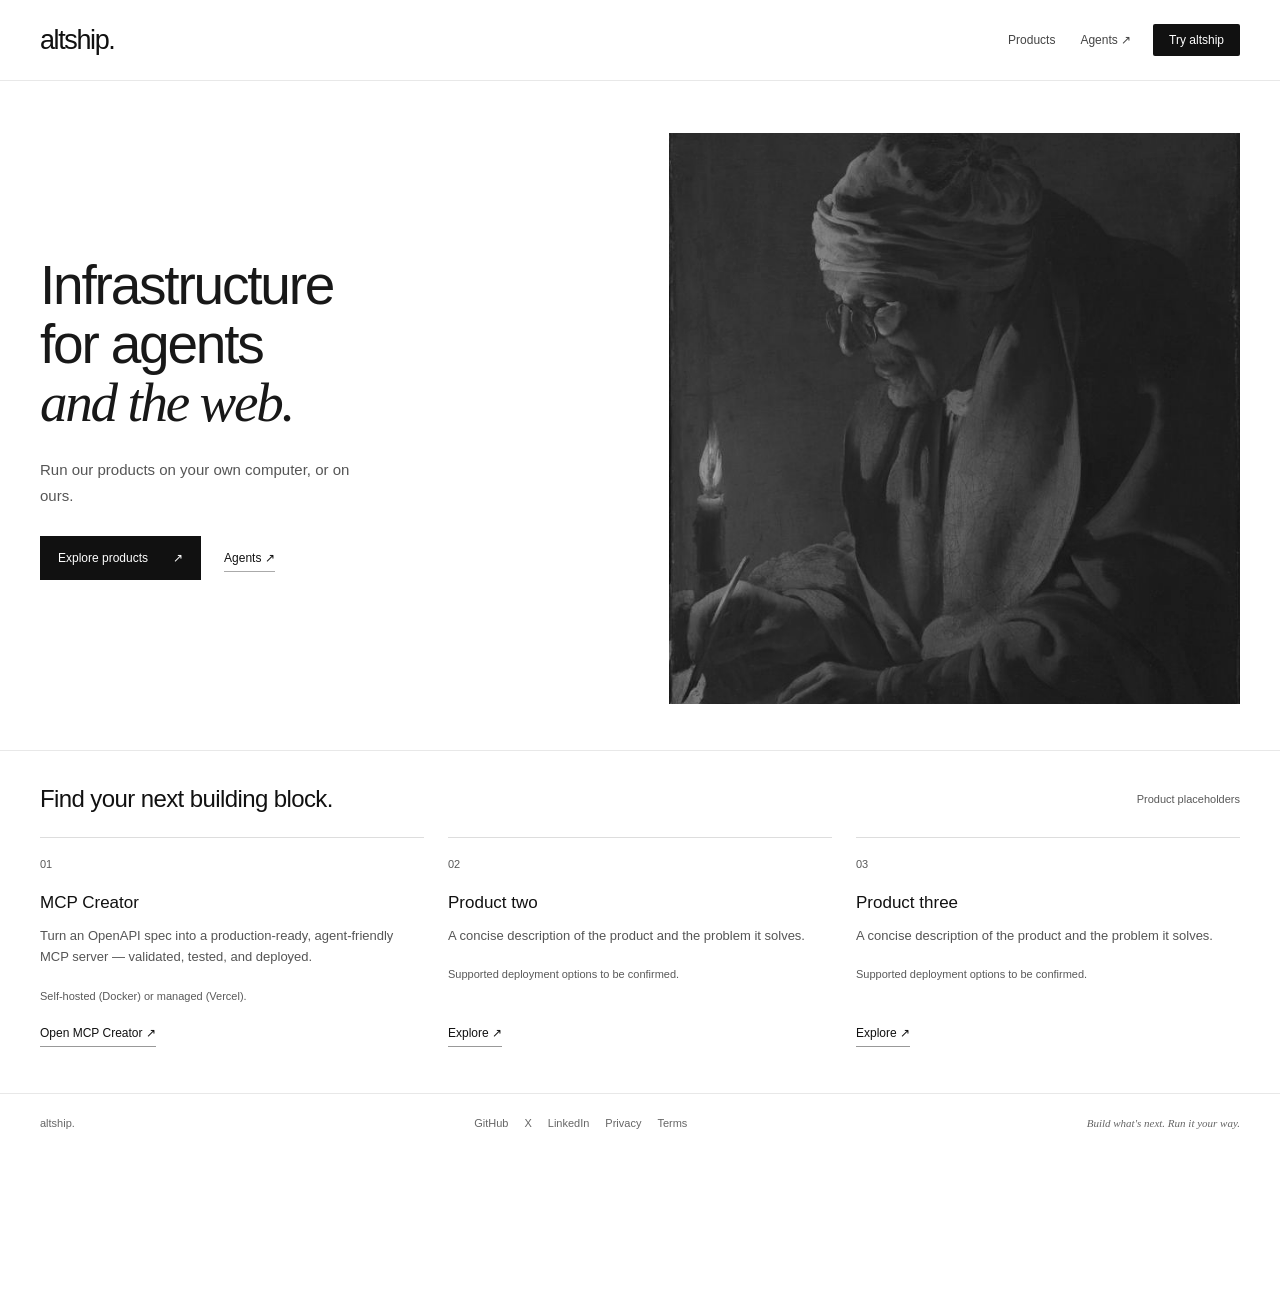
<file: index.html>
<!doctype html>
<html lang="en">
<head>
<meta charset="utf-8">
<meta name="viewport" content="width=device-width, initial-scale=1">
<meta name="referrer" content="no-referrer">
<meta http-equiv="Content-Security-Policy" content="default-src 'none'; script-src 'self' file:; style-src 'self' file: 'unsafe-inline'; img-src 'self' file:; base-uri 'none'; form-action 'none'">
<title>altship. — Infrastructure for agents and the web.</title>
<meta name="description" content="altship builds infrastructure for agents and the web. Run altship products on your device, your VPS, or altship.">
<meta property="og:type" content="website">
<meta property="og:title" content="altship. — Infrastructure for agents and the web.">
<meta property="og:description" content="Run altship products on your device, your VPS, or altship.">
<meta property="og:image" content="assets/social-thumbnail.png">
<meta name="twitter:card" content="summary">
<meta name="twitter:title" content="altship. — Infrastructure for agents and the web.">
<meta name="twitter:description" content="Run altship products on your device, your VPS, or altship.">
<meta name="twitter:image" content="assets/social-thumbnail.png">
<link rel="icon" type="image/svg+xml" href="assets/favicon.svg"><link rel="alternate icon" type="image/png" href="assets/favicon.png">
<link rel="stylesheet" href="css/style.css?v=7">
</head>
<body>
<div id="altship-refined" aria-label="altship landing page">
<header class="nav"><a class="brand" href="#altship-top"><img class="brand-mark" src="assets/logo-mark.png" alt="altship" width="30" height="30"><span class="brand-text">altship.</span></a><button class="nav-toggle" id="altship-nav-toggle" type="button" aria-expanded="false" aria-controls="altship-nav-menu" aria-label="Open menu"><span></span><span></span><span></span></button><div class="nav-right" id="altship-nav-menu"><nav class="links" aria-label="Main navigation"><a href="#altship-products">Products</a><a href="#altship-agents">Agents ↗&#xFE0E;</a></nav><a class="nav-try" href="https://pilot.altship.io/login" data-dashboard-link>Try altship</a></div></header>
<section class="hero" id="altship-top"><div><h1>Infrastructure<br>for agents<br><em>and the web.</em></h1><p class="description">Run our products on your own computer, or on ours.</p><div class="actions"><a class="primary" href="#altship-products">Explore products <span aria-hidden="true">↗&#xFE0E;</span></a><a class="secondary" href="#altship-agents">Agents ↗&#xFE0E;</a></div></div>
<div class="art-side"><div class="art" aria-label="Rotating classical paintings of scholars writing"><img class="painting active" src="assets/hero-painting-1.jpg" alt="An elderly scholar writing by candlelight"><img class="painting" src="assets/hero-painting-2.jpg" alt="A scholar in red and green robes writing at a table"><img class="painting" src="assets/hero-painting-3.jpg" alt="A scholar in a red cap writing with a quill"></div></div>
</section>
<section class="section" id="altship-products" aria-labelledby="altship-products-title"><div class="section-head"><h2 class="section-title" id="altship-products-title">Find your next building block.</h2><span class="placeholder">Product placeholders</span></div><ul class="products">
<li><span class="number">01</span><h3>MCP Creator</h3><p class="product-copy">Turn an OpenAPI spec into a production-ready, agent-friendly MCP server — validated, tested, and deployed.</p><p class="deployment">Self-hosted (Docker) or managed (Vercel).</p><a class="product-link" href="/mcp/">Open MCP Creator ↗&#xFE0E;</a></li>
<li><span class="number">02</span><h3>Product two</h3><p class="product-copy">A concise description of the product and the problem it solves.</p><p class="deployment">Supported deployment options to be confirmed.</p><button class="product-link" aria-expanded="false" aria-controls="altship-detail-two">Explore ↗&#xFE0E;</button><p class="product-detail" id="altship-detail-two" hidden>Product name, capabilities, and destination link will be added here.</p></li>
<li><span class="number">03</span><h3>Product three</h3><p class="product-copy">A concise description of the product and the problem it solves.</p><p class="deployment">Supported deployment options to be confirmed.</p><button class="product-link" aria-expanded="false" aria-controls="altship-detail-three">Explore ↗&#xFE0E;</button><p class="product-detail" id="altship-detail-three" hidden>Product name, capabilities, and destination link will be added here.</p></li>
</ul></section>
<section class="section" id="altship-agents" hidden aria-labelledby="altship-agents-title"><div class="section-head"><h2 class="section-title" id="altship-agents-title">Find an agent. Put it to work.</h2><span class="placeholder">Coming soon</span></div><p class="docs-copy">An agent marketplace with prebuilt agents from altship. Discover an agent for the task at hand and start with the work you want done.</p><div class="outline"><div><strong>Discover</strong><p>Browse prebuilt agents by what they can help you do.</p></div><div><strong>Choose</strong><p>Find the agent that fits your task.</p></div><div><strong>Get to work</strong><p>Use the agent to help turn your task into a result.</p></div></div></section>
<footer class="footer"><span>altship.</span><nav class="footer-links" aria-label="Social links"><a href="#" aria-disabled="true">GitHub</a><a href="#" aria-disabled="true">X</a><a href="#" aria-disabled="true">LinkedIn</a><a href="/privacy/">Privacy</a><a href="/terms/">Terms</a></nav><span>Build what's next. Run it your way.</span></footer>
<div class="product-preview" role="tooltip" id="altship-hover-preview"><div class="preview-label">Product preview</div><div class="preview-title"></div><p class="preview-copy">Product details will appear here once the catalogue is added.</p><div class="preview-bottom">Deployment options to be confirmed</div></div>
</div>


<script src="js/main.js?v=5" defer></script>
</body>
</html>
</file>
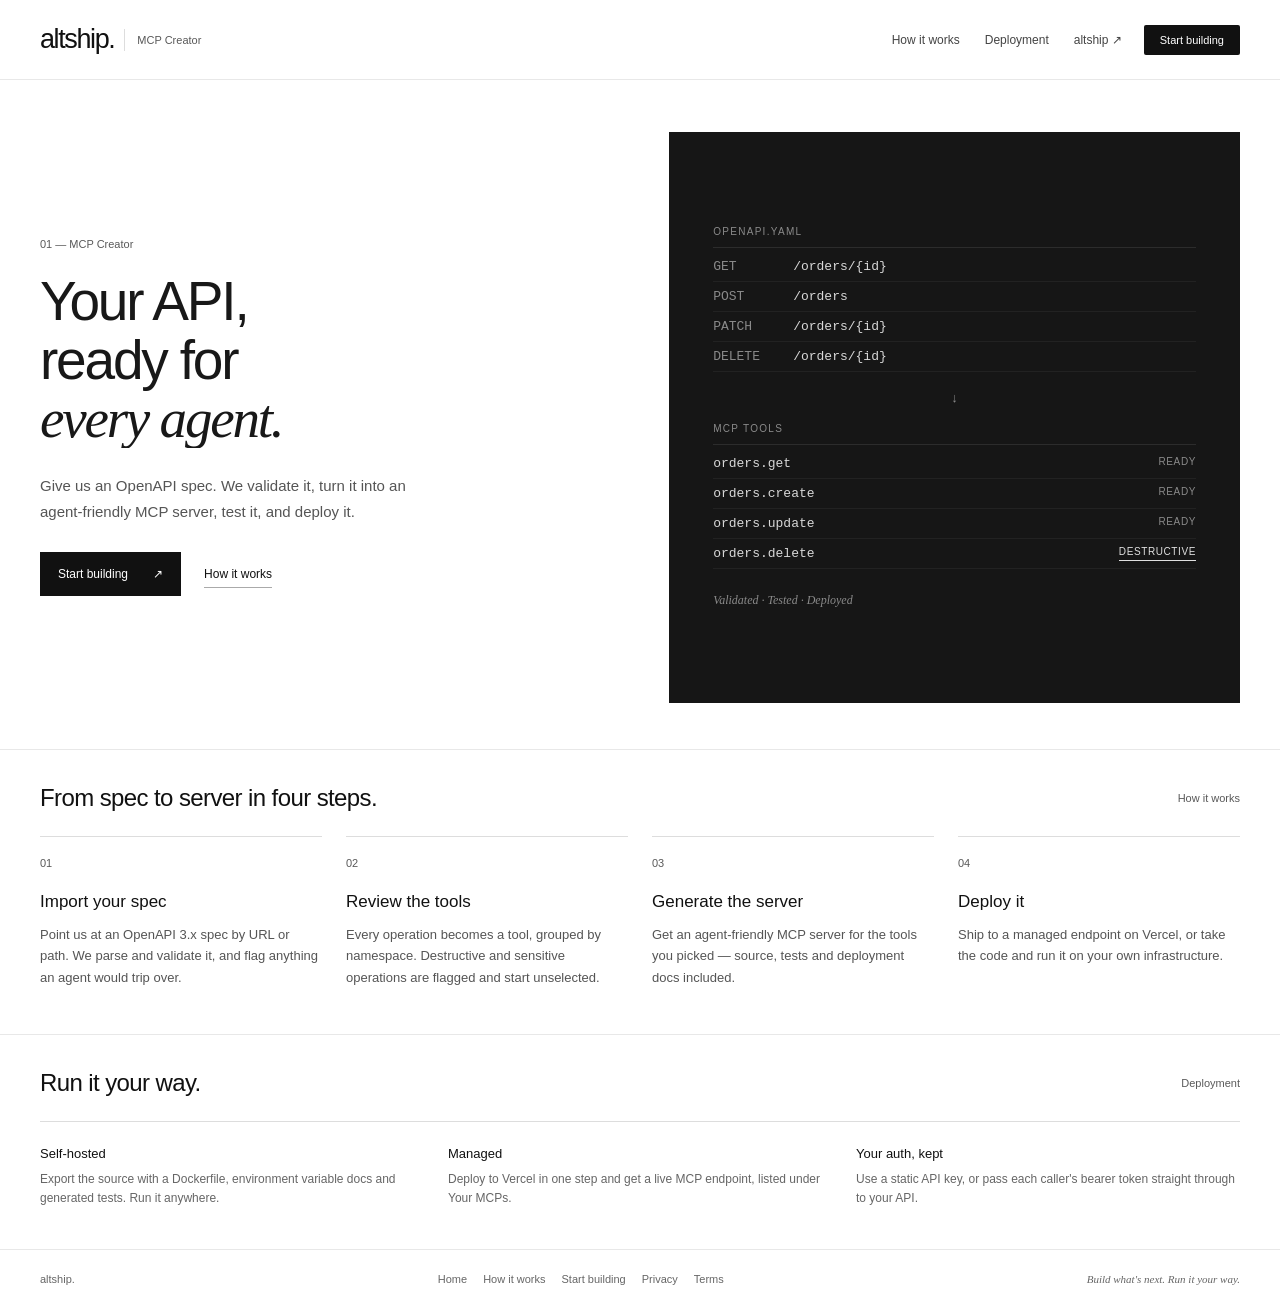
<file: mcp/index.html>
<!doctype html>
<html lang="en">
<head>
<meta charset="utf-8">
<meta name="viewport" content="width=device-width, initial-scale=1">
<meta name="referrer" content="no-referrer">
<meta http-equiv="Content-Security-Policy" content="default-src 'none'; script-src 'self' file:; style-src 'self' file: 'unsafe-inline'; img-src 'self' file:; base-uri 'none'; form-action 'none'">
<title>MCP Creator — altship.</title>
<meta name="description" content="Turn an OpenAPI spec into a production-ready, agent-friendly MCP server — validated, tested, and deployed.">
<meta property="og:type" content="website">
<meta property="og:title" content="MCP Creator — altship.">
<meta property="og:description" content="Turn an OpenAPI spec into a production-ready, agent-friendly MCP server — validated, tested, and deployed.">
<meta property="og:image" content="/assets/social-thumbnail.png">
<link rel="icon" type="image/svg+xml" href="/assets/favicon.svg"><link rel="alternate icon" type="image/png" href="/assets/favicon.png">
<link rel="stylesheet" href="/css/mcp.css?v=1">
</head>
<body>
<div class="mx">
<header class="nav" id="mx-nav"><a class="brand" href="/" aria-label="altship home"><img class="brand-mark" src="/assets/logo-mark.png" alt="" width="30" height="30"><span class="brand-text">altship.</span><span class="brand-product">MCP Creator</span></a><button class="nav-toggle" id="mx-nav-toggle" type="button" aria-expanded="false" aria-controls="mx-nav-menu" aria-label="Open menu"><span></span><span></span><span></span></button><div class="nav-right" id="mx-nav-menu"><nav class="links" aria-label="MCP Creator"><a href="#how">How it works</a><a href="#deploy">Deployment</a><a href="/">altship ↗&#xFE0E;</a></nav><a class="nav-cta" href="https://pilot.altship.io/mcp" data-dashboard-link>Start building</a></div></header>
<section class="hero" id="mx-hero"><div><p class="eyebrow">01 — MCP Creator</p><h1>Your API,<br>ready for<br><em>every agent.</em></h1><p class="description">Give us an OpenAPI spec. We validate it, turn it into an agent-friendly MCP server, test it, and deploy it.</p><div class="hero-actions"><a class="primary" href="https://pilot.altship.io/mcp" data-dashboard-link>Start building <span aria-hidden="true">↗&#xFE0E;</span></a><a class="secondary" href="#how">How it works</a></div></div>
<figure class="spec-panel" aria-label="An OpenAPI spec's operations becoming MCP tools"><div class="panel-block"><div class="panel-label">openapi.yaml</div><div class="panel-row"><span class="method">GET</span><span>/orders/{id}</span></div><div class="panel-row"><span class="method">POST</span><span>/orders</span></div><div class="panel-row"><span class="method">PATCH</span><span>/orders/{id}</span></div><div class="panel-row"><span class="method">DELETE</span><span>/orders/{id}</span></div></div><div class="panel-arrow" aria-hidden="true">↓</div><div class="panel-block"><div class="panel-label">mcp tools</div><div class="panel-row"><span>orders.get</span><span class="status ready">ready</span></div><div class="panel-row"><span>orders.create</span><span class="status ready">ready</span></div><div class="panel-row"><span>orders.update</span><span class="status ready">ready</span></div><div class="panel-row"><span>orders.delete</span><span class="status destructive">destructive</span></div></div><figcaption>Validated · Tested · Deployed</figcaption></figure>
</section>
<section class="section" id="how" aria-labelledby="mx-how-title"><div class="section-head"><h2 class="section-title" id="mx-how-title">From spec to server in four steps.</h2><span class="placeholder">How it works</span></div><ol class="steps">
<li><span class="number">01</span><h3>Import your spec</h3><p>Point us at an OpenAPI 3.x spec by URL or path. We parse and validate it, and flag anything an agent would trip over.</p></li>
<li><span class="number">02</span><h3>Review the tools</h3><p>Every operation becomes a tool, grouped by namespace. Destructive and sensitive operations are flagged and start unselected.</p></li>
<li><span class="number">03</span><h3>Generate the server</h3><p>Get an agent-friendly MCP server for the tools you picked — source, tests and deployment docs included.</p></li>
<li><span class="number">04</span><h3>Deploy it</h3><p>Ship to a managed endpoint on Vercel, or take the code and run it on your own infrastructure.</p></li>
</ol></section>
<section class="section" id="deploy" aria-labelledby="mx-deploy-title"><div class="section-head"><h2 class="section-title" id="mx-deploy-title">Run it your way.</h2><span class="placeholder">Deployment</span></div><div class="outline">
<div><strong>Self-hosted</strong><p>Export the source with a Dockerfile, environment variable docs and generated tests. Run it anywhere.</p></div>
<div><strong>Managed</strong><p>Deploy to Vercel in one step and get a live MCP endpoint, listed under Your MCPs.</p></div>
<div><strong>Your auth, kept</strong><p>Use a static API key, or pass each caller's bearer token straight through to your API.</p></div>
</div></section>
<footer class="footer"><span>altship.</span><nav class="footer-links" aria-label="altship"><a href="/">Home</a><a href="#how">How it works</a><a href="https://pilot.altship.io/mcp" data-dashboard-link>Start building</a><a href="/privacy/">Privacy</a><a href="/terms/">Terms</a></nav><span>Build what's next. Run it your way.</span></footer>
</div>
<script src="/js/mcp.js?v=1" defer></script>
</body>
</html>
</file>
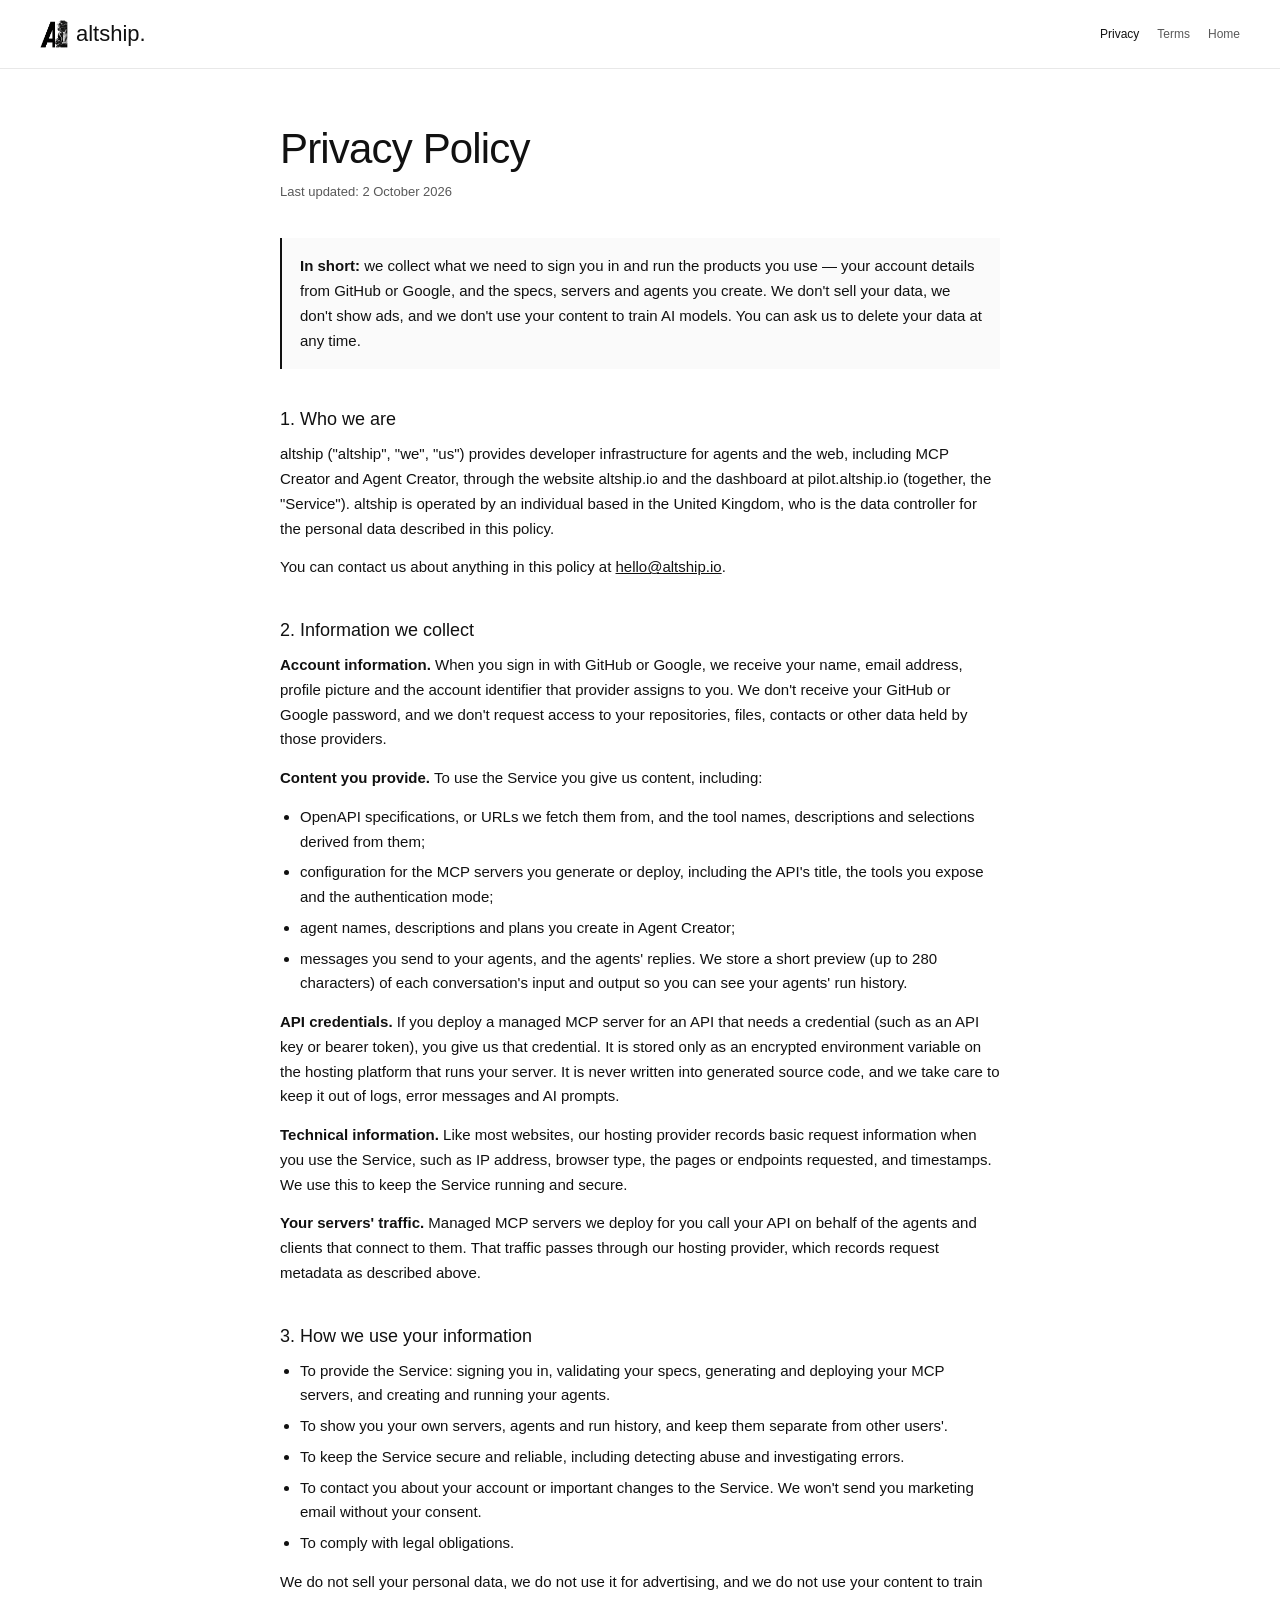
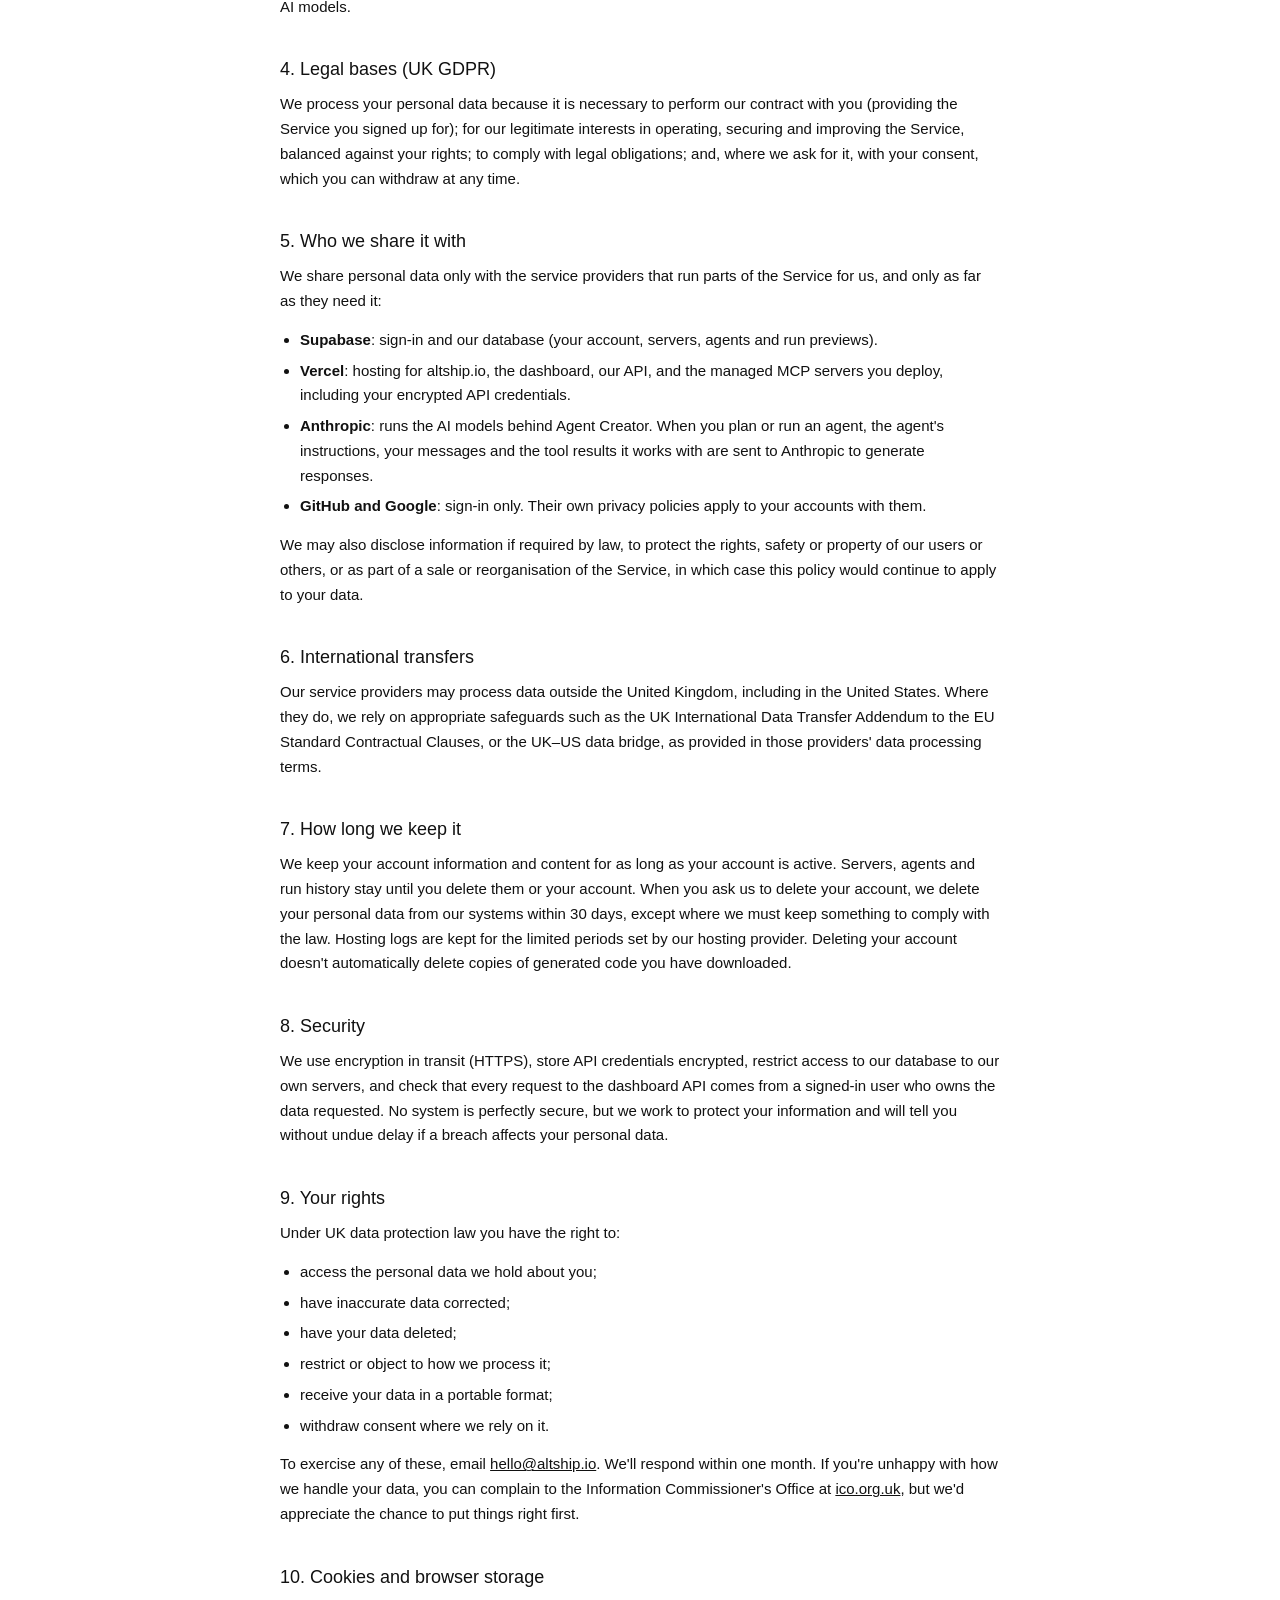
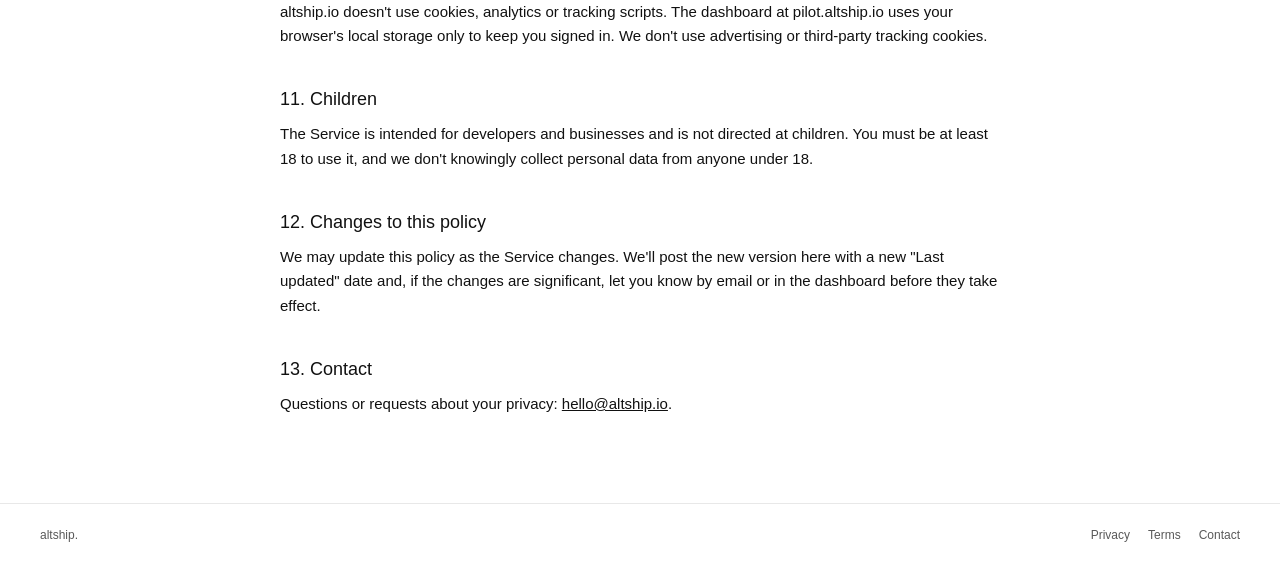
<file: privacy/index.html>
<!doctype html>
<html lang="en">
<head>
<meta charset="utf-8">
<meta name="viewport" content="width=device-width, initial-scale=1">
<meta name="referrer" content="no-referrer">
<meta http-equiv="Content-Security-Policy" content="default-src 'none'; style-src 'self' file: 'unsafe-inline'; img-src 'self' file:; base-uri 'none'; form-action 'none'">
<title>Privacy Policy — altship.</title>
<meta name="description" content="How altship collects, uses and protects your information.">
<link rel="icon" type="image/svg+xml" href="/assets/favicon.svg"><link rel="alternate icon" type="image/png" href="/assets/favicon.png">
<link rel="stylesheet" href="/css/legal.css?v=1">
</head>
<body>
<div class="legal">
<header class="legal-nav"><a class="legal-brand" href="/" aria-label="altship home"><img src="/assets/logo-mark.png" alt="" width="28" height="28"><span>altship.</span></a><nav aria-label="Legal"><a href="/privacy/" aria-current="page">Privacy</a><a href="/terms/">Terms</a><a href="/">Home</a></nav></header>
<main>
<h1>Privacy Policy</h1>
<p class="updated">Last updated: 2 October 2026</p>

<div class="summary">
<p><strong>In short:</strong> we collect what we need to sign you in and run the products you use — your account details from GitHub or Google, and the specs, servers and agents you create. We don't sell your data, we don't show ads, and we don't use your content to train AI models. You can ask us to delete your data at any time.</p>
</div>

<h2>1. Who we are</h2>
<p>altship ("altship", "we", "us") provides developer infrastructure for agents and the web, including MCP Creator and Agent Creator, through the website altship.io and the dashboard at pilot.altship.io (together, the "Service"). altship is operated by an individual based in the United Kingdom, who is the data controller for the personal data described in this policy.</p>
<p>You can contact us about anything in this policy at <a href="mailto:hello@altship.io">hello@altship.io</a>.</p>

<h2>2. Information we collect</h2>
<p><strong>Account information.</strong> When you sign in with GitHub or Google, we receive your name, email address, profile picture and the account identifier that provider assigns to you. We don't receive your GitHub or Google password, and we don't request access to your repositories, files, contacts or other data held by those providers.</p>
<p><strong>Content you provide.</strong> To use the Service you give us content, including:</p>
<ul>
<li>OpenAPI specifications, or URLs we fetch them from, and the tool names, descriptions and selections derived from them;</li>
<li>configuration for the MCP servers you generate or deploy, including the API's title, the tools you expose and the authentication mode;</li>
<li>agent names, descriptions and plans you create in Agent Creator;</li>
<li>messages you send to your agents, and the agents' replies. We store a short preview (up to 280 characters) of each conversation's input and output so you can see your agents' run history.</li>
</ul>
<p><strong>API credentials.</strong> If you deploy a managed MCP server for an API that needs a credential (such as an API key or bearer token), you give us that credential. It is stored only as an encrypted environment variable on the hosting platform that runs your server. It is never written into generated source code, and we take care to keep it out of logs, error messages and AI prompts.</p>
<p><strong>Technical information.</strong> Like most websites, our hosting provider records basic request information when you use the Service, such as IP address, browser type, the pages or endpoints requested, and timestamps. We use this to keep the Service running and secure.</p>
<p><strong>Your servers' traffic.</strong> Managed MCP servers we deploy for you call your API on behalf of the agents and clients that connect to them. That traffic passes through our hosting provider, which records request metadata as described above.</p>

<h2>3. How we use your information</h2>
<ul>
<li>To provide the Service: signing you in, validating your specs, generating and deploying your MCP servers, and creating and running your agents.</li>
<li>To show you your own servers, agents and run history, and keep them separate from other users'.</li>
<li>To keep the Service secure and reliable, including detecting abuse and investigating errors.</li>
<li>To contact you about your account or important changes to the Service. We won't send you marketing email without your consent.</li>
<li>To comply with legal obligations.</li>
</ul>
<p>We do not sell your personal data, we do not use it for advertising, and we do not use your content to train AI models.</p>

<h2>4. Legal bases (UK GDPR)</h2>
<p>We process your personal data because it is necessary to perform our contract with you (providing the Service you signed up for); for our legitimate interests in operating, securing and improving the Service, balanced against your rights; to comply with legal obligations; and, where we ask for it, with your consent, which you can withdraw at any time.</p>

<h2>5. Who we share it with</h2>
<p>We share personal data only with the service providers that run parts of the Service for us, and only as far as they need it:</p>
<ul>
<li><strong>Supabase</strong>: sign-in and our database (your account, servers, agents and run previews).</li>
<li><strong>Vercel</strong>: hosting for altship.io, the dashboard, our API, and the managed MCP servers you deploy, including your encrypted API credentials.</li>
<li><strong>Anthropic</strong>: runs the AI models behind Agent Creator. When you plan or run an agent, the agent's instructions, your messages and the tool results it works with are sent to Anthropic to generate responses.</li>
<li><strong>GitHub and Google</strong>: sign-in only. Their own privacy policies apply to your accounts with them.</li>
</ul>
<p>We may also disclose information if required by law, to protect the rights, safety or property of our users or others, or as part of a sale or reorganisation of the Service, in which case this policy would continue to apply to your data.</p>

<h2>6. International transfers</h2>
<p>Our service providers may process data outside the United Kingdom, including in the United States. Where they do, we rely on appropriate safeguards such as the UK International Data Transfer Addendum to the EU Standard Contractual Clauses, or the UK–US data bridge, as provided in those providers' data processing terms.</p>

<h2>7. How long we keep it</h2>
<p>We keep your account information and content for as long as your account is active. Servers, agents and run history stay until you delete them or your account. When you ask us to delete your account, we delete your personal data from our systems within 30 days, except where we must keep something to comply with the law. Hosting logs are kept for the limited periods set by our hosting provider. Deleting your account doesn't automatically delete copies of generated code you have downloaded.</p>

<h2>8. Security</h2>
<p>We use encryption in transit (HTTPS), store API credentials encrypted, restrict access to our database to our own servers, and check that every request to the dashboard API comes from a signed-in user who owns the data requested. No system is perfectly secure, but we work to protect your information and will tell you without undue delay if a breach affects your personal data.</p>

<h2>9. Your rights</h2>
<p>Under UK data protection law you have the right to:</p>
<ul>
<li>access the personal data we hold about you;</li>
<li>have inaccurate data corrected;</li>
<li>have your data deleted;</li>
<li>restrict or object to how we process it;</li>
<li>receive your data in a portable format;</li>
<li>withdraw consent where we rely on it.</li>
</ul>
<p>To exercise any of these, email <a href="mailto:hello@altship.io">hello@altship.io</a>. We'll respond within one month. If you're unhappy with how we handle your data, you can complain to the Information Commissioner's Office at <a href="https://ico.org.uk">ico.org.uk</a>, but we'd appreciate the chance to put things right first.</p>

<h2>10. Cookies and browser storage</h2>
<p>altship.io doesn't use cookies, analytics or tracking scripts. The dashboard at pilot.altship.io uses your browser's local storage only to keep you signed in. We don't use advertising or third-party tracking cookies.</p>

<h2>11. Children</h2>
<p>The Service is intended for developers and businesses and is not directed at children. You must be at least 18 to use it, and we don't knowingly collect personal data from anyone under 18.</p>

<h2>12. Changes to this policy</h2>
<p>We may update this policy as the Service changes. We'll post the new version here with a new "Last updated" date and, if the changes are significant, let you know by email or in the dashboard before they take effect.</p>

<h2>13. Contact</h2>
<p>Questions or requests about your privacy: <a href="mailto:hello@altship.io">hello@altship.io</a>.</p>
</main>
<footer class="legal-footer"><span>altship.</span><nav aria-label="Legal"><a href="/privacy/">Privacy</a><a href="/terms/">Terms</a><a href="mailto:hello@altship.io">Contact</a></nav></footer>
</div>
</body>
</html>
</file>
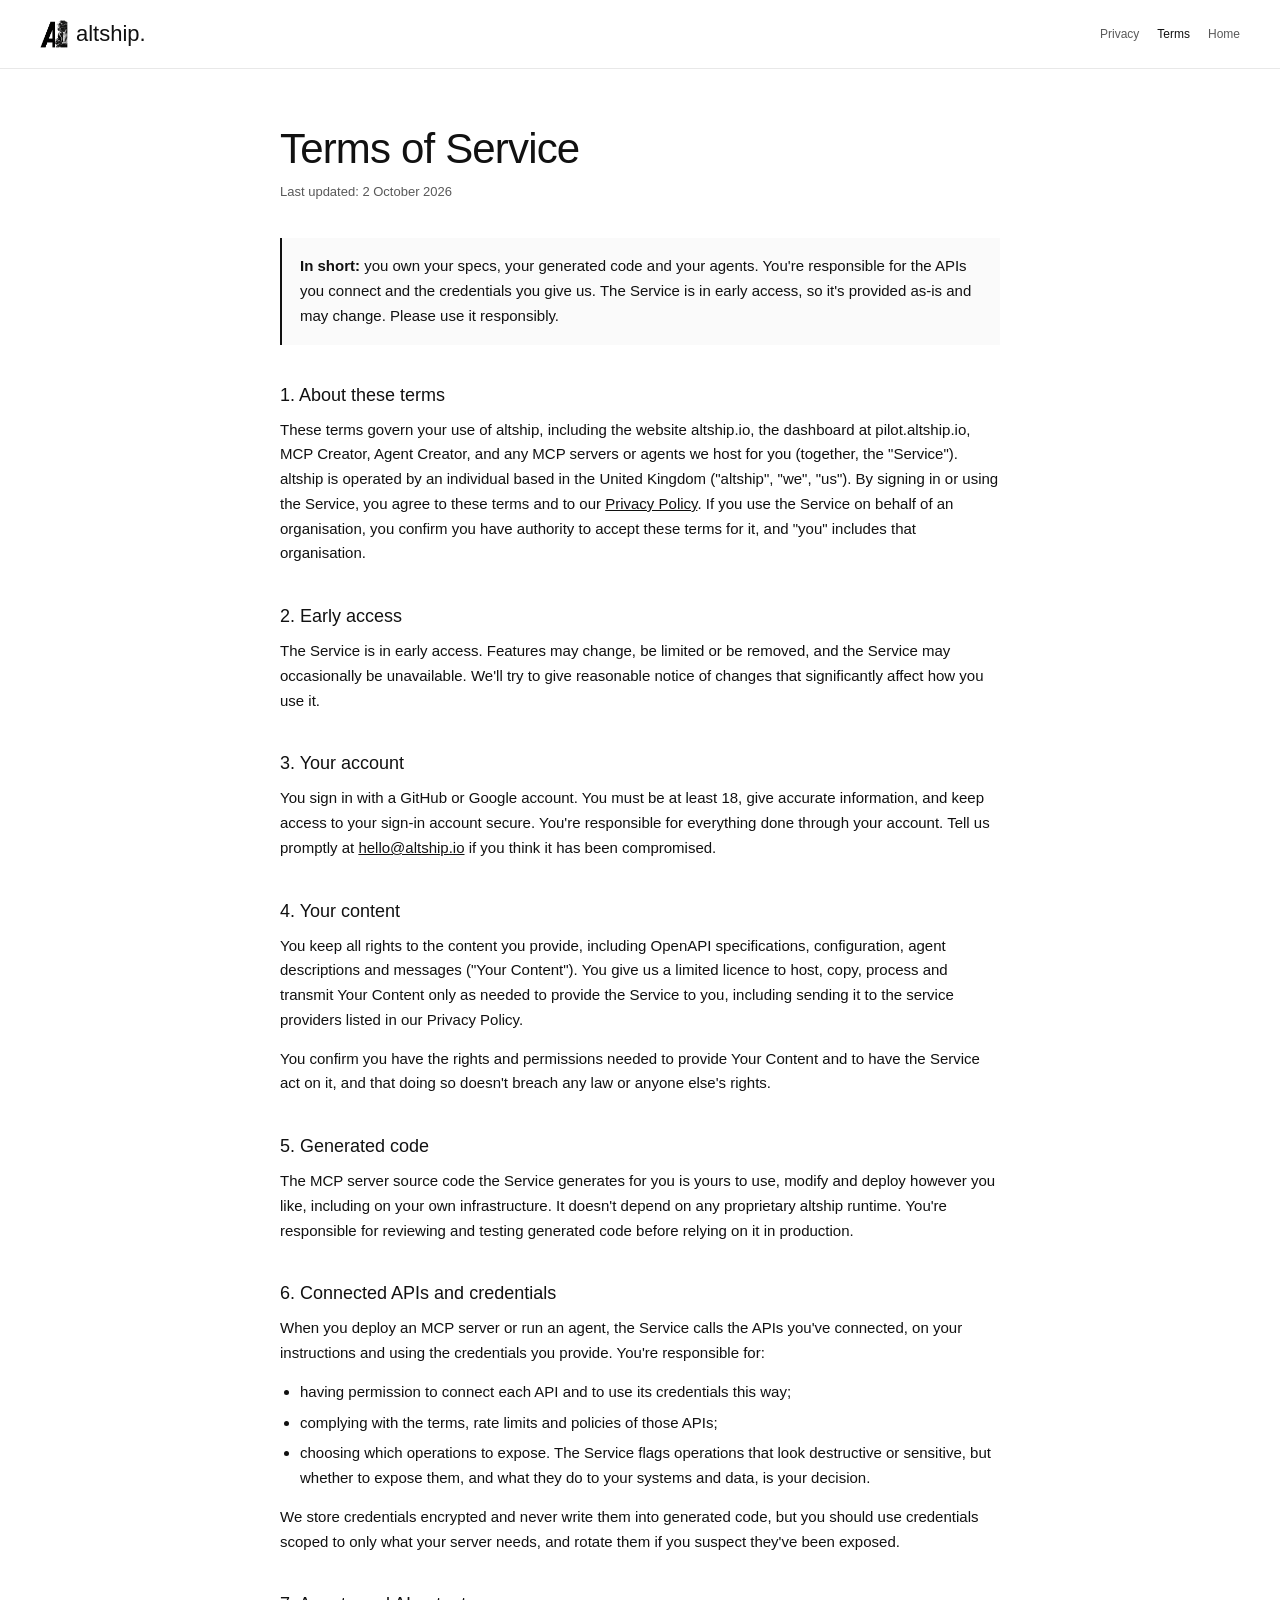
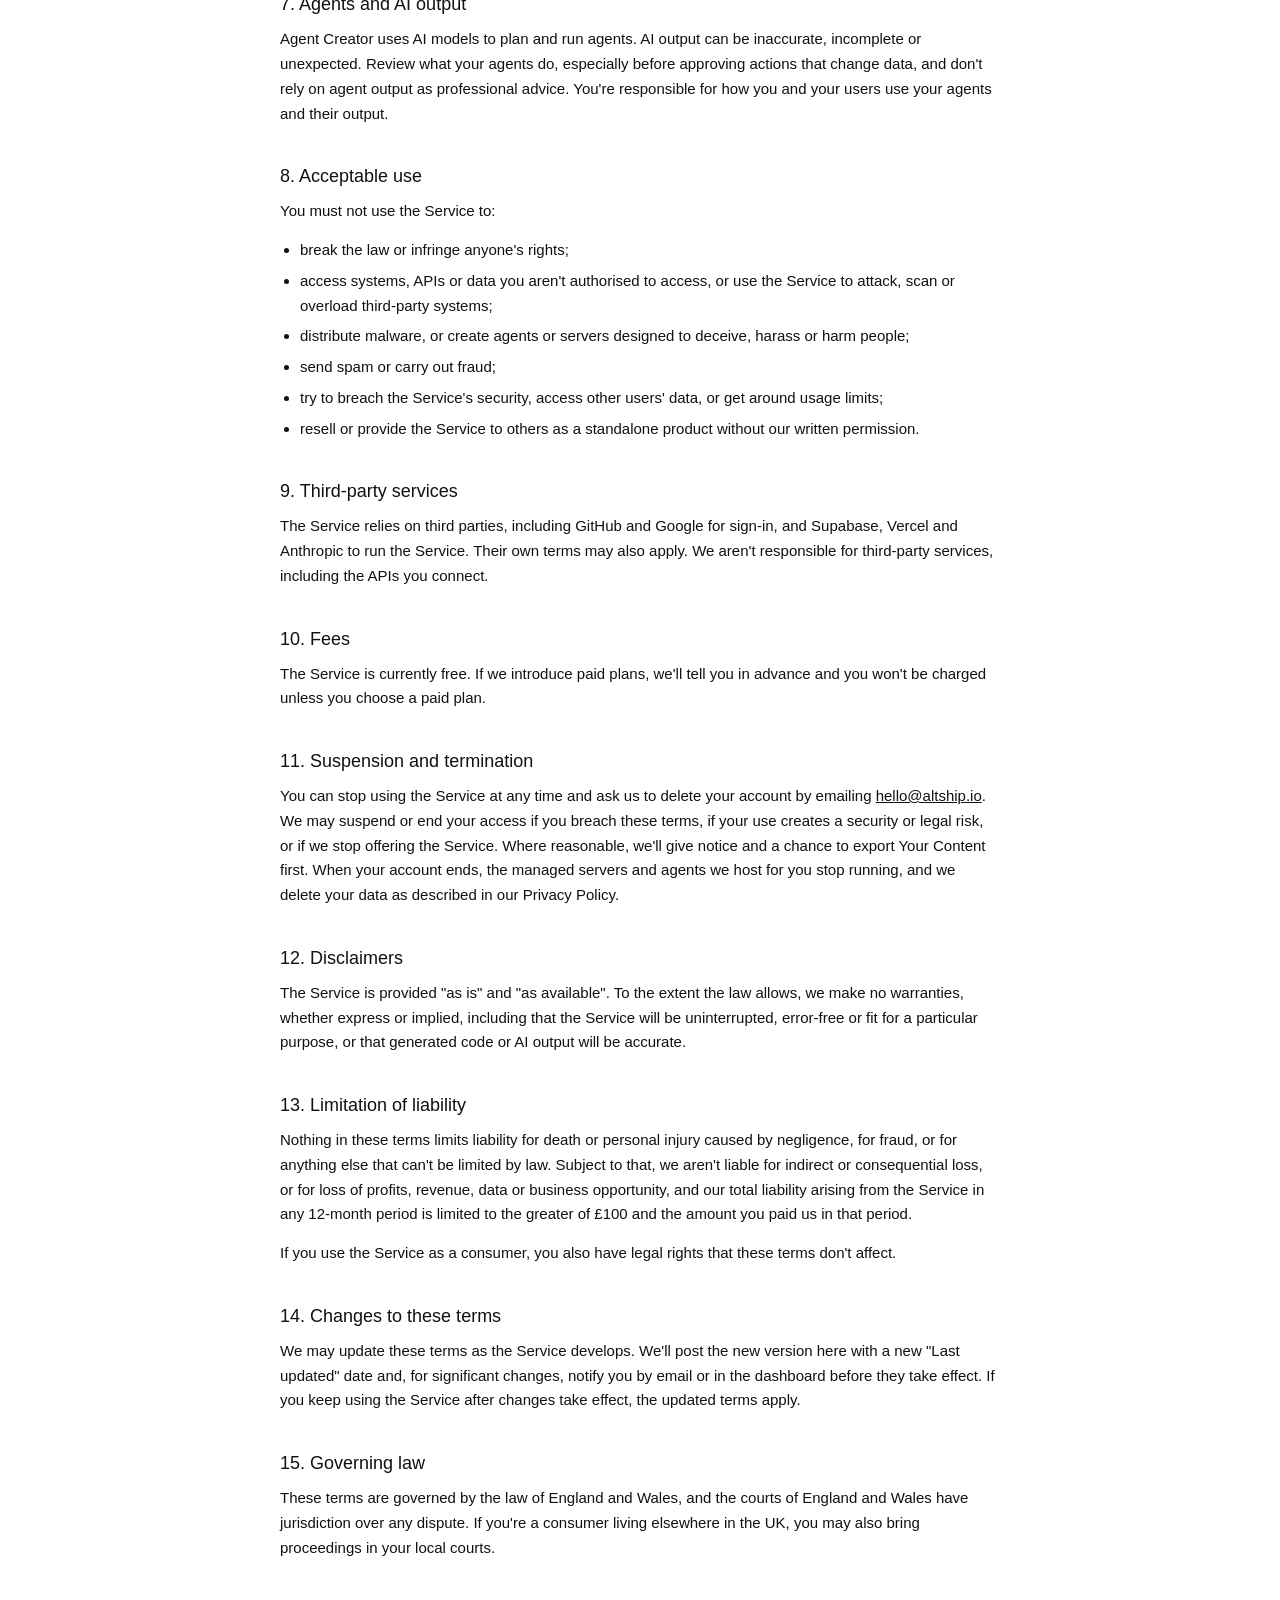
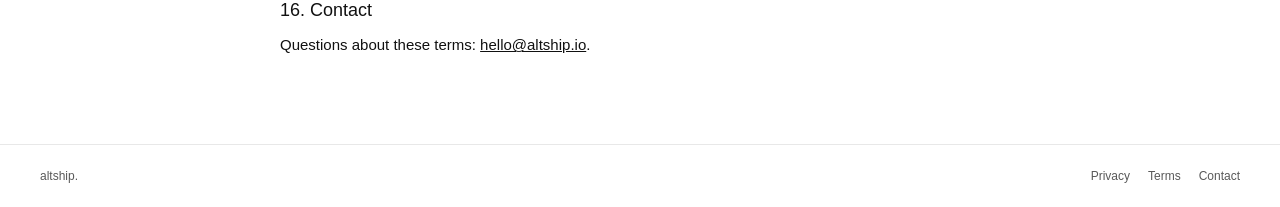
<file: terms/index.html>
<!doctype html>
<html lang="en">
<head>
<meta charset="utf-8">
<meta name="viewport" content="width=device-width, initial-scale=1">
<meta name="referrer" content="no-referrer">
<meta http-equiv="Content-Security-Policy" content="default-src 'none'; style-src 'self' file: 'unsafe-inline'; img-src 'self' file:; base-uri 'none'; form-action 'none'">
<title>Terms of Service — altship.</title>
<meta name="description" content="The terms that apply when you use altship.">
<link rel="icon" type="image/svg+xml" href="/assets/favicon.svg"><link rel="alternate icon" type="image/png" href="/assets/favicon.png">
<link rel="stylesheet" href="/css/legal.css?v=1">
</head>
<body>
<div class="legal">
<header class="legal-nav"><a class="legal-brand" href="/" aria-label="altship home"><img src="/assets/logo-mark.png" alt="" width="28" height="28"><span>altship.</span></a><nav aria-label="Legal"><a href="/privacy/">Privacy</a><a href="/terms/" aria-current="page">Terms</a><a href="/">Home</a></nav></header>
<main>
<h1>Terms of Service</h1>
<p class="updated">Last updated: 2 October 2026</p>

<div class="summary">
<p><strong>In short:</strong> you own your specs, your generated code and your agents. You're responsible for the APIs you connect and the credentials you give us. The Service is in early access, so it's provided as-is and may change. Please use it responsibly.</p>
</div>

<h2>1. About these terms</h2>
<p>These terms govern your use of altship, including the website altship.io, the dashboard at pilot.altship.io, MCP Creator, Agent Creator, and any MCP servers or agents we host for you (together, the "Service"). altship is operated by an individual based in the United Kingdom ("altship", "we", "us"). By signing in or using the Service, you agree to these terms and to our <a href="/privacy/">Privacy Policy</a>. If you use the Service on behalf of an organisation, you confirm you have authority to accept these terms for it, and "you" includes that organisation.</p>

<h2>2. Early access</h2>
<p>The Service is in early access. Features may change, be limited or be removed, and the Service may occasionally be unavailable. We'll try to give reasonable notice of changes that significantly affect how you use it.</p>

<h2>3. Your account</h2>
<p>You sign in with a GitHub or Google account. You must be at least 18, give accurate information, and keep access to your sign-in account secure. You're responsible for everything done through your account. Tell us promptly at <a href="mailto:hello@altship.io">hello@altship.io</a> if you think it has been compromised.</p>

<h2>4. Your content</h2>
<p>You keep all rights to the content you provide, including OpenAPI specifications, configuration, agent descriptions and messages ("Your Content"). You give us a limited licence to host, copy, process and transmit Your Content only as needed to provide the Service to you, including sending it to the service providers listed in our Privacy Policy.</p>
<p>You confirm you have the rights and permissions needed to provide Your Content and to have the Service act on it, and that doing so doesn't breach any law or anyone else's rights.</p>

<h2>5. Generated code</h2>
<p>The MCP server source code the Service generates for you is yours to use, modify and deploy however you like, including on your own infrastructure. It doesn't depend on any proprietary altship runtime. You're responsible for reviewing and testing generated code before relying on it in production.</p>

<h2>6. Connected APIs and credentials</h2>
<p>When you deploy an MCP server or run an agent, the Service calls the APIs you've connected, on your instructions and using the credentials you provide. You're responsible for:</p>
<ul>
<li>having permission to connect each API and to use its credentials this way;</li>
<li>complying with the terms, rate limits and policies of those APIs;</li>
<li>choosing which operations to expose. The Service flags operations that look destructive or sensitive, but whether to expose them, and what they do to your systems and data, is your decision.</li>
</ul>
<p>We store credentials encrypted and never write them into generated code, but you should use credentials scoped to only what your server needs, and rotate them if you suspect they've been exposed.</p>

<h2>7. Agents and AI output</h2>
<p>Agent Creator uses AI models to plan and run agents. AI output can be inaccurate, incomplete or unexpected. Review what your agents do, especially before approving actions that change data, and don't rely on agent output as professional advice. You're responsible for how you and your users use your agents and their output.</p>

<h2>8. Acceptable use</h2>
<p>You must not use the Service to:</p>
<ul>
<li>break the law or infringe anyone's rights;</li>
<li>access systems, APIs or data you aren't authorised to access, or use the Service to attack, scan or overload third-party systems;</li>
<li>distribute malware, or create agents or servers designed to deceive, harass or harm people;</li>
<li>send spam or carry out fraud;</li>
<li>try to breach the Service's security, access other users' data, or get around usage limits;</li>
<li>resell or provide the Service to others as a standalone product without our written permission.</li>
</ul>

<h2>9. Third-party services</h2>
<p>The Service relies on third parties, including GitHub and Google for sign-in, and Supabase, Vercel and Anthropic to run the Service. Their own terms may also apply. We aren't responsible for third-party services, including the APIs you connect.</p>

<h2>10. Fees</h2>
<p>The Service is currently free. If we introduce paid plans, we'll tell you in advance and you won't be charged unless you choose a paid plan.</p>

<h2>11. Suspension and termination</h2>
<p>You can stop using the Service at any time and ask us to delete your account by emailing <a href="mailto:hello@altship.io">hello@altship.io</a>. We may suspend or end your access if you breach these terms, if your use creates a security or legal risk, or if we stop offering the Service. Where reasonable, we'll give notice and a chance to export Your Content first. When your account ends, the managed servers and agents we host for you stop running, and we delete your data as described in our Privacy Policy.</p>

<h2>12. Disclaimers</h2>
<p>The Service is provided "as is" and "as available". To the extent the law allows, we make no warranties, whether express or implied, including that the Service will be uninterrupted, error-free or fit for a particular purpose, or that generated code or AI output will be accurate.</p>

<h2>13. Limitation of liability</h2>
<p>Nothing in these terms limits liability for death or personal injury caused by negligence, for fraud, or for anything else that can't be limited by law. Subject to that, we aren't liable for indirect or consequential loss, or for loss of profits, revenue, data or business opportunity, and our total liability arising from the Service in any 12-month period is limited to the greater of £100 and the amount you paid us in that period.</p>
<p>If you use the Service as a consumer, you also have legal rights that these terms don't affect.</p>

<h2>14. Changes to these terms</h2>
<p>We may update these terms as the Service develops. We'll post the new version here with a new "Last updated" date and, for significant changes, notify you by email or in the dashboard before they take effect. If you keep using the Service after changes take effect, the updated terms apply.</p>

<h2>15. Governing law</h2>
<p>These terms are governed by the law of England and Wales, and the courts of England and Wales have jurisdiction over any dispute. If you're a consumer living elsewhere in the UK, you may also bring proceedings in your local courts.</p>

<h2>16. Contact</h2>
<p>Questions about these terms: <a href="mailto:hello@altship.io">hello@altship.io</a>.</p>
</main>
<footer class="legal-footer"><span>altship.</span><nav aria-label="Legal"><a href="/privacy/">Privacy</a><a href="/terms/">Terms</a><a href="mailto:hello@altship.io">Contact</a></nav></footer>
</div>
</body>
</html>
</file>
<file: css/style.css>
body{margin:0}#altship-refined{color-scheme:light;background:#fff;color:#111;font-family:Arial,sans-serif;--accent:#111}#altship-refined *{box-sizing:border-box}#altship-refined button,#altship-refined a{font:inherit}#altship-refined button{cursor:pointer}#altship-refined a{color:inherit;text-decoration:none}#altship-refined .nav{display:flex;justify-content:space-between;align-items:center;padding:24px max(32px,calc(50% - 600px));border-bottom:1px solid #e8e8e8;gap:20px;position:sticky;top:0;z-index:50;background:#fff}#altship-refined .brand{font-size:27px;letter-spacing:-1.4px;font-weight:500;display:flex;align-items:center;gap:10px}#altship-refined .brand-mark{height:30px;width:auto;object-fit:contain;display:none}#altship-refined .nav.is-scrolled .brand-mark{display:block}#altship-refined .nav.is-scrolled .brand-text{display:none}#altship-refined .links{display:flex;align-items:baseline;gap:25px;white-space:nowrap;font-size:12px;color:#444}#altship-refined .hero{display:grid;grid-template-columns:1.06fr 1fr;gap:24px;padding:52px max(32px,calc(50% - 600px)) 46px;align-items:center}#altship-refined h1{font-size:clamp(36px,5.3vw,55px);line-height:1.06;letter-spacing:-2.2px;font-weight:500;margin:0 0 25px;overflow-wrap:normal}#altship-refined h1 em{font-family:Georgia,serif;font-weight:400}#altship-refined .description{font-size:15px;line-height:1.7;color:#555;max-width:330px;margin:0 0 28px}#altship-refined .actions{display:flex;align-items:center;gap:23px;flex-wrap:wrap}#altship-refined .primary{background:#111;color:#fff;border:0;padding:15px 18px;font-size:12px;display:inline-flex;gap:25px;align-items:center}#altship-refined .secondary{font-size:12px;border-bottom:1px solid #aaa;padding:6px 0}#altship-refined .art-side{min-width:0}#altship-refined .art{position:relative;width:100%;aspect-ratio:1;background:#222;overflow:hidden}#altship-refined .painting{position:absolute;width:100%;height:100%;object-fit:cover;object-position:50% 38%;filter:grayscale(1) contrast(1.06);opacity:0;transition:opacity 1.25s ease}#altship-refined .painting.active{opacity:1}#altship-refined .art-label{display:none}#altship-refined .art-footer{display:flex;align-items:center;justify-content:space-between;gap:10px;padding-top:12px}#altship-refined .caption{font-size:10px;color:#666}#altship-refined .controls{display:flex;gap:2px}#altship-refined .controls button{border:0;background:none;color:#555;width:26px;height:30px;padding:0}#altship-refined .dot span{display:block;margin:auto;width:5px;height:5px;border-radius:8px;background:#bbb}#altship-refined .dot[aria-pressed=true] span{width:16px;background:#111}#altship-refined .section{padding:34px max(32px,calc(50% - 600px)) 40px;border-top:1px solid #e8e8e8;scroll-margin-top:80px}#altship-refined .section-title{font-size:24px;font-weight:400;letter-spacing:-.6px;margin:0}#altship-refined .section-head{display:flex;justify-content:space-between;align-items:center;gap:16px;margin-bottom:24px}#altship-refined .placeholder{font-size:11px;color:#777}#altship-refined .products{list-style:none;padding:0;margin:0;display:grid;grid-template-columns:repeat(3,minmax(0,1fr));gap:24px}#altship-refined .products li{border-top:1px solid #ddd;padding:20px 0 6px;min-width:0;display:flex;flex-direction:column;align-items:flex-start}#altship-refined .number{font-size:11px;color:#777;margin-bottom:23px}#altship-refined h3{font-size:17px;font-weight:500;margin:0 0 12px}#altship-refined .product-copy{font-size:13px;color:#555;line-height:1.65;margin:0 0 20px}#altship-refined .deployment{font-size:11px;color:#777;margin:0 0 21px;line-height:1.6}#altship-refined .product-link{font-size:12px;border:0;border-bottom:1px solid #999;background:transparent;padding:0 0 6px;margin-top:auto;color:#111}#altship-refined .product-detail{font-size:12px;line-height:1.6;color:#666;margin:14px 0 0}#altship-refined [hidden]{display:none!important}#altship-refined .docs-copy{font-size:14px;line-height:1.7;color:#555;max-width:570px;margin:14px 0 24px}#altship-refined .outline{display:grid;grid-template-columns:repeat(3,1fr);gap:24px;border-top:1px solid #ddd;padding-top:22px}#altship-refined .outline p{font-size:12px;line-height:1.6;color:#666;margin:8px 0 0}#altship-refined .outline strong{font-size:13px;font-weight:500}#altship-refined .footer{border-top:1px solid #e8e8e8;padding:23px max(32px,calc(50% - 600px));display:flex;justify-content:space-between;gap:20px;font-size:11px;color:#666}#altship-refined .footer span:last-child{font-family:Georgia,serif;font-style:italic}#altship-refined .footer-links{display:flex;gap:16px;order:2}#altship-refined .footer-links a{color:#666;border-bottom:1px solid transparent;padding-bottom:2px}#altship-refined .footer-links a:hover,#altship-refined .footer-links a:focus-visible{border-bottom-color:#666}#altship-refined .footer span:last-child{order:3}
@media(max-width:900px){#altship-refined .products{grid-template-columns:repeat(2,minmax(0,1fr))}}@media(max-width:550px){#altship-refined .nav{padding:20px 24px}#altship-refined .hero{grid-template-columns:1fr;padding:38px 24px 28px;gap:32px}#altship-refined h1{font-size:42px;letter-spacing:-1.7px}#altship-refined .section{padding:30px 24px}#altship-refined .products,#altship-refined .outline{grid-template-columns:1fr;gap:28px}#altship-refined .section-head{align-items:flex-start;flex-direction:column;gap:8px}#altship-refined .footer{padding:22px 24px;flex-wrap:wrap}}@media(prefers-reduced-motion:reduce){#altship-refined .painting{transition:none}}
#altship-refined h1{color:#111111}
@supports ((background-clip:text) or (-webkit-background-clip:text)){
#altship-refined h1{background:linear-gradient(100deg,#181818 0%,#181818 36%,#454545 43%,#929292 48%,#aaaaaa 50%,#929292 52%,#454545 57%,#181818 64%,#181818 100%);background-size:300% 100%;background-clip:text;-webkit-background-clip:text;color:transparent;-webkit-text-fill-color:transparent;animation:altship-thinking 3.6s ease-in-out infinite;filter:none}
}
@keyframes altship-thinking{0%,8%{background-position:100% 50%}88%,100%{background-position:0% 50%}}
@media(prefers-reduced-motion:reduce){#altship-refined h1{animation:none;background-position:100% 50%;filter:none}}
@media(forced-colors:active){#altship-refined h1{animation:none;filter:none;background:none;color:CanvasText;-webkit-text-fill-color:CanvasText}}
#altship-refined .section-title,#altship-refined .products h3,#altship-refined .outline strong{color:#111111;-webkit-text-fill-color:#111111;opacity:1}
#altship-refined .placeholder,#altship-refined .number,#altship-refined .deployment{color:#595959;-webkit-text-fill-color:#595959}
#altship-refined{position:relative}
#altship-refined .products li{transition:border-color .2s ease}
#altship-refined .products li:hover,#altship-refined .products li:focus-within{border-top-color:#111}
#altship-refined .product-preview{position:absolute;z-index:20;width:240px;max-width:calc(100% - 24px);pointer-events:none;background:#fff;color:#111;border:1px solid #111;box-shadow:5px 5px 0 rgba(0,0,0,.08);padding:18px;opacity:0;transform:translateY(5px);transition:opacity .15s ease,transform .15s ease;visibility:hidden}
#altship-refined .product-preview.visible{opacity:1;transform:translateY(0);visibility:visible}
#altship-refined .preview-label{font-size:10px;letter-spacing:1.3px;text-transform:uppercase;color:#555;margin-bottom:15px}
#altship-refined .preview-title{font-size:17px;font-weight:500;color:#111;margin-bottom:10px}
#altship-refined .preview-copy{font-size:12px;line-height:1.6;color:#555;margin:0}
#altship-refined .preview-bottom{border-top:1px solid #ddd;margin-top:16px;padding-top:12px;font-size:11px;color:#555}
@media(prefers-reduced-motion:reduce){#altship-refined .product-preview,#altship-refined .products li{transition:none}}
#altship-refined .nav-right{display:flex;align-items:center;gap:22px}
#altship-refined .nav-toggle{display:none;flex-direction:column;justify-content:center;gap:5px;width:36px;height:36px;margin-right:-8px;padding:0 8px;border:0;background:none}
#altship-refined .nav-toggle span{display:block;height:2px;background:#111;transition:transform .2s ease,opacity .2s ease}
#altship-refined .nav.menu-open .nav-toggle span:nth-child(1){transform:translateY(7px) rotate(45deg)}
#altship-refined .nav.menu-open .nav-toggle span:nth-child(2){opacity:0}
#altship-refined .nav.menu-open .nav-toggle span:nth-child(3){transform:translateY(-7px) rotate(-45deg)}
#altship-refined .nav-try{background:#111;color:#fff;padding:9px 16px;font-size:12px;border-radius:2px;white-space:nowrap}#altship-refined .nav-try:hover,#altship-refined .nav-try:focus-visible{background:#333}
@media(max-width:550px){#altship-refined .nav-toggle{display:flex}#altship-refined .nav-try{text-align:center;padding:13px 16px;margin-bottom:8px;font-size:14px}#altship-refined .nav-right{display:none;position:absolute;top:100%;left:0;right:0;flex-direction:column;align-items:stretch;gap:18px;padding:4px 24px 8px;background:#fff;border-bottom:1px solid #e8e8e8;box-shadow:0 10px 20px rgba(0,0,0,.04)}#altship-refined .nav.menu-open .nav-right{display:flex}#altship-refined .links{flex-direction:column;align-items:stretch;gap:0;font-size:15px}#altship-refined .links a{padding:14px 0;border-bottom:1px solid #eee}#altship-refined .links a:last-child{border-bottom:0}}
@media(prefers-reduced-motion:reduce){#altship-refined .nav-toggle span{transition:none}}
</file>
<file: css/mcp.css>
/* altship.io/mcp — MCP Creator landing page. Mirrors css/style.css; everything is scoped under .mx. */

body {
  margin: 0;
  background: #fff;
}

.mx {
  --gutter: max(32px, calc(50% - 600px));
  color-scheme: light;
  background: #fff;
  color: #111;
  font-family: Arial, sans-serif;
}

.mx *,
.mx *::before,
.mx *::after {
  box-sizing: border-box;
}

.mx a {
  color: inherit;
  text-decoration: none;
}

.mx button {
  font: inherit;
  cursor: pointer;
}

/* Header */

.mx .nav {
  display: flex;
  justify-content: space-between;
  align-items: center;
  gap: 20px;
  padding: 24px var(--gutter);
  border-bottom: 1px solid #e8e8e8;
  position: sticky;
  top: 0;
  z-index: 50;
  background: #fff;
}

.mx .brand {
  display: flex;
  align-items: center;
  gap: 10px;
  font-size: 27px;
  letter-spacing: -1.4px;
  font-weight: 500;
}

.mx .brand-mark {
  display: none;
  height: 30px;
  width: auto;
}

.mx .nav.is-scrolled .brand-mark {
  display: block;
}

.mx .nav.is-scrolled .brand-text {
  display: none;
}

.mx .brand-product {
  font-size: 11px;
  letter-spacing: 0;
  font-weight: 400;
  color: #595959;
  padding-left: 12px;
  border-left: 1px solid #ddd;
  line-height: 22px;
}

.mx .nav-right {
  display: flex;
  align-items: center;
  gap: 22px;
}

.mx .links {
  display: flex;
  align-items: baseline;
  gap: 25px;
  white-space: nowrap;
  font-size: 12px;
  color: #444;
}

.mx .links a:hover,
.mx .links a:focus-visible {
  color: #111;
}

.mx .nav-cta {
  background: #111;
  color: #fff;
  padding: 9px 16px;
  font-size: 11px;
  border-radius: 2px;
  white-space: nowrap;
}

.mx .nav-toggle {
  display: none;
  flex-direction: column;
  justify-content: center;
  gap: 5px;
  width: 36px;
  height: 36px;
  margin-right: -8px;
  padding: 0 8px;
  border: 0;
  background: none;
}

.mx .nav-toggle span {
  display: block;
  height: 2px;
  background: #111;
  transition: transform 0.2s ease, opacity 0.2s ease;
}

.mx .nav.menu-open .nav-toggle span:nth-child(1) {
  transform: translateY(7px) rotate(45deg);
}

.mx .nav.menu-open .nav-toggle span:nth-child(2) {
  opacity: 0;
}

.mx .nav.menu-open .nav-toggle span:nth-child(3) {
  transform: translateY(-7px) rotate(-45deg);
}

/* Hero */

.mx .hero {
  display: grid;
  grid-template-columns: 1.06fr 1fr;
  gap: 24px;
  align-items: center;
  padding: 52px var(--gutter) 46px;
}

.mx .eyebrow {
  font-size: 11px;
  color: #595959;
  margin: 0 0 22px;
}

.mx h1 {
  font-size: clamp(36px, 5.3vw, 55px);
  line-height: 1.06;
  letter-spacing: -2.2px;
  font-weight: 500;
  margin: 0 0 25px;
  color: #111;
}

.mx h1 em {
  font-family: Georgia, serif;
  font-weight: 400;
}

@supports ((background-clip: text) or (-webkit-background-clip: text)) {
  .mx h1 {
    background: linear-gradient(100deg, #181818 0%, #181818 36%, #454545 43%, #929292 48%, #aaaaaa 50%, #929292 52%, #454545 57%, #181818 64%, #181818 100%);
    background-size: 300% 100%;
    background-clip: text;
    -webkit-background-clip: text;
    color: transparent;
    -webkit-text-fill-color: transparent;
    animation: mx-thinking 3.6s ease-in-out infinite;
  }
}

@keyframes mx-thinking {
  0%, 8% { background-position: 100% 50%; }
  88%, 100% { background-position: 0% 50%; }
}

.mx .description {
  font-size: 15px;
  line-height: 1.7;
  color: #555;
  max-width: 380px;
  margin: 0 0 28px;
}

.mx .hero-actions {
  display: flex;
  align-items: center;
  gap: 23px;
  flex-wrap: wrap;
}

.mx .hero-actions .primary {
  display: inline-flex;
  align-items: center;
  gap: 25px;
  background: #111;
  color: #fff;
  padding: 15px 18px;
  font-size: 12px;
}

.mx .hero-actions .secondary {
  font-size: 12px;
  border-bottom: 1px solid #aaa;
  padding: 6px 0;
}

/* Spec → tools panel (stands in for the landing page's painting) */

.mx .spec-panel {
  margin: 0;
  min-width: 0;
  aspect-ratio: 1;
  background: #161616;
  color: #d8d8d8;
  font-family: ui-monospace, SFMono-Regular, Menlo, monospace;
  font-size: 13px;
  padding: clamp(24px, 4vw, 44px);
  display: flex;
  flex-direction: column;
  justify-content: center;
  gap: 18px;
}

.mx .panel-label {
  font-family: Arial, sans-serif;
  font-size: 10px;
  letter-spacing: 1.3px;
  text-transform: uppercase;
  color: #8a8a8a;
  padding-bottom: 10px;
  margin-bottom: 4px;
  border-bottom: 1px solid #2c2c2c;
}

.mx .panel-row {
  display: flex;
  justify-content: space-between;
  gap: 16px;
  padding: 7px 0;
  border-bottom: 1px solid #222;
  opacity: 0;
  animation: mx-row-in 0.5s ease forwards;
}

.mx .panel-block:first-child .panel-row:nth-child(2) { animation-delay: 0.1s; }
.mx .panel-block:first-child .panel-row:nth-child(3) { animation-delay: 0.2s; }
.mx .panel-block:first-child .panel-row:nth-child(4) { animation-delay: 0.3s; }
.mx .panel-block:first-child .panel-row:nth-child(5) { animation-delay: 0.4s; }
.mx .panel-block:last-of-type .panel-row:nth-child(2) { animation-delay: 0.8s; }
.mx .panel-block:last-of-type .panel-row:nth-child(3) { animation-delay: 0.9s; }
.mx .panel-block:last-of-type .panel-row:nth-child(4) { animation-delay: 1s; }
.mx .panel-block:last-of-type .panel-row:nth-child(5) { animation-delay: 1.1s; }

@keyframes mx-row-in {
  from { opacity: 0; transform: translateY(4px); }
  to { opacity: 1; transform: none; }
}

.mx .panel-block:first-child .panel-row {
  justify-content: flex-start;
}

.mx .method {
  width: 64px;
  color: #8a8a8a;
}

.mx .status {
  font-family: Arial, sans-serif;
  font-size: 10px;
  letter-spacing: 0.6px;
  text-transform: uppercase;
  color: #8a8a8a;
}

.mx .status.destructive {
  color: #e0e0e0;
  border-bottom: 1px solid #e0e0e0;
}

.mx .panel-arrow {
  font-family: Arial, sans-serif;
  color: #8a8a8a;
  text-align: center;
}

.mx .spec-panel figcaption {
  font-family: Georgia, serif;
  font-style: italic;
  font-size: 12px;
  color: #8a8a8a;
  margin-top: 6px;
}

/* Sections */

.mx .section {
  padding: 34px var(--gutter) 40px;
  border-top: 1px solid #e8e8e8;
  scroll-margin-top: 80px;
}

.mx .section-head {
  display: flex;
  justify-content: space-between;
  align-items: center;
  gap: 16px;
  margin-bottom: 24px;
}

.mx .section-title {
  font-size: 24px;
  font-weight: 400;
  letter-spacing: -0.6px;
  margin: 0;
  color: #111;
}

.mx .placeholder {
  font-size: 11px;
  color: #595959;
}

.mx .steps {
  list-style: none;
  padding: 0;
  margin: 0;
  display: grid;
  grid-template-columns: repeat(4, minmax(0, 1fr));
  gap: 24px;
}

.mx .steps li {
  border-top: 1px solid #ddd;
  padding: 20px 0 6px;
  transition: border-color 0.2s ease;
}

.mx .steps li:hover {
  border-top-color: #111;
}

.mx .number {
  display: block;
  font-size: 11px;
  color: #595959;
  margin-bottom: 23px;
}

.mx .steps h3 {
  font-size: 17px;
  font-weight: 500;
  margin: 0 0 12px;
  color: #111;
}

.mx .steps p {
  font-size: 13px;
  line-height: 1.65;
  color: #555;
  margin: 0;
}

.mx .outline {
  display: grid;
  grid-template-columns: repeat(3, 1fr);
  gap: 24px;
  border-top: 1px solid #ddd;
  padding-top: 22px;
}

.mx .outline strong {
  font-size: 13px;
  font-weight: 500;
}

.mx .outline p {
  font-size: 12px;
  line-height: 1.6;
  color: #666;
  margin: 8px 0 0;
}

/* Footer */

.mx .footer {
  border-top: 1px solid #e8e8e8;
  padding: 23px var(--gutter);
  display: flex;
  justify-content: space-between;
  gap: 20px;
  font-size: 11px;
  color: #666;
}

.mx .footer-links {
  display: flex;
  gap: 16px;
  order: 2;
}

.mx .footer-links a {
  border-bottom: 1px solid transparent;
  padding-bottom: 2px;
}

.mx .footer-links a:hover,
.mx .footer-links a:focus-visible {
  border-bottom-color: #666;
}

.mx .footer > span:last-child {
  order: 3;
  font-family: Georgia, serif;
  font-style: italic;
}

/* Responsive — same breakpoints as altship.io */

@media (max-width: 900px) {
  .mx .steps {
    grid-template-columns: repeat(2, minmax(0, 1fr));
  }
}

@media (max-width: 550px) {
  .mx .nav {
    padding: 20px 24px;
  }

  .mx .brand-product {
    display: none;
  }

  .mx .nav-toggle {
    display: flex;
  }

  .mx .nav-right {
    display: none;
    position: absolute;
    top: 100%;
    left: 0;
    right: 0;
    flex-direction: column;
    align-items: stretch;
    gap: 18px;
    padding: 4px 24px 20px;
    background: #fff;
    border-bottom: 1px solid #e8e8e8;
    box-shadow: 0 10px 20px rgba(0, 0, 0, 0.04);
  }

  .mx .nav.menu-open .nav-right {
    display: flex;
  }

  .mx .links {
    flex-direction: column;
    align-items: stretch;
    gap: 0;
    font-size: 15px;
  }

  .mx .links a {
    padding: 14px 0;
    border-bottom: 1px solid #eee;
  }

  .mx .nav-cta {
    padding: 13px 16px;
    font-size: 13px;
    text-align: center;
  }

  .mx .hero {
    grid-template-columns: 1fr;
    padding: 38px 24px 28px;
    gap: 32px;
  }

  .mx h1 {
    font-size: 42px;
    letter-spacing: -1.7px;
  }

  .mx .section {
    padding: 30px 24px;
  }

  .mx .steps,
  .mx .outline {
    grid-template-columns: 1fr;
    gap: 28px;
  }

  .mx .section-head {
    flex-direction: column;
    align-items: flex-start;
    gap: 8px;
  }

  .mx .footer {
    padding: 22px 24px;
    flex-wrap: wrap;
  }
}

@media (prefers-reduced-motion: reduce) {
  .mx h1 {
    animation: none;
    background-position: 100% 50%;
  }

  .mx .panel-row {
    animation: none;
    opacity: 1;
  }

  .mx .nav-toggle span,
  .mx .steps li {
    transition: none;
  }
}

@media (forced-colors: active) {
  .mx h1 {
    animation: none;
    background: none;
    color: CanvasText;
    -webkit-text-fill-color: CanvasText;
  }
}
</file>
<file: css/legal.css>
/* altship.io/privacy and /terms — plain reading pages in the altship.io type and palette. */

body {
  margin: 0;
  background: #fff;
}

.legal {
  --gutter: max(24px, calc(50% - 360px));
  color-scheme: light;
  min-height: 100vh;
  display: flex;
  flex-direction: column;
  background: #fff;
  color: #111;
  font-family: Arial, sans-serif;
}

.legal *,
.legal *::before,
.legal *::after {
  box-sizing: border-box;
}

.legal a {
  color: inherit;
}

.legal-nav {
  display: flex;
  justify-content: space-between;
  align-items: center;
  gap: 16px;
  padding: 20px max(16px, calc(50% - 600px));
  border-bottom: 1px solid #e8e8e8;
}

.legal-brand {
  display: inline-flex;
  align-items: center;
  gap: 8px;
  text-decoration: none;
  font-size: 22px;
  font-weight: 500;
}

.legal-nav nav {
  display: flex;
  gap: 18px;
  font-size: 12px;
}

.legal-nav nav a {
  text-decoration: none;
  color: #595959;
}

.legal-nav nav a:hover,
.legal-nav nav a:focus-visible,
.legal-nav nav a[aria-current="page"] {
  color: #111;
}

.legal main {
  flex: 1;
  padding: 56px var(--gutter) 72px;
}

.legal h1 {
  margin: 0 0 8px;
  font-size: clamp(30px, 5vw, 42px);
  font-weight: 400;
  letter-spacing: -0.02em;
}

.legal .updated {
  margin: 0 0 36px;
  color: #595959;
  font-size: 13px;
}

.legal h2 {
  margin: 40px 0 12px;
  font-size: 18px;
  font-weight: 500;
}

.legal p,
.legal li {
  font-size: 15px;
  line-height: 1.65;
}

.legal p {
  margin: 0 0 14px;
}

.legal ul {
  margin: 0 0 14px;
  padding-left: 20px;
}

.legal li {
  margin-bottom: 6px;
}

.legal .summary {
  margin: 0 0 8px;
  padding: 16px 18px;
  background: #fafafa;
  border-left: 2px solid #111;
}

.legal .summary p:last-child {
  margin-bottom: 0;
}

.legal-footer {
  display: flex;
  flex-wrap: wrap;
  justify-content: space-between;
  gap: 12px;
  padding: 24px max(16px, calc(50% - 600px));
  border-top: 1px solid #e8e8e8;
  color: #595959;
  font-size: 12px;
}

.legal-footer nav {
  display: flex;
  gap: 18px;
}

.legal-footer a {
  text-decoration: none;
}

.legal-footer a:hover,
.legal-footer a:focus-visible {
  color: #111;
}

@media (max-width: 550px) {
  .legal main {
    padding-top: 36px;
  }

  .legal-nav nav {
    gap: 12px;
  }
}
</file>
